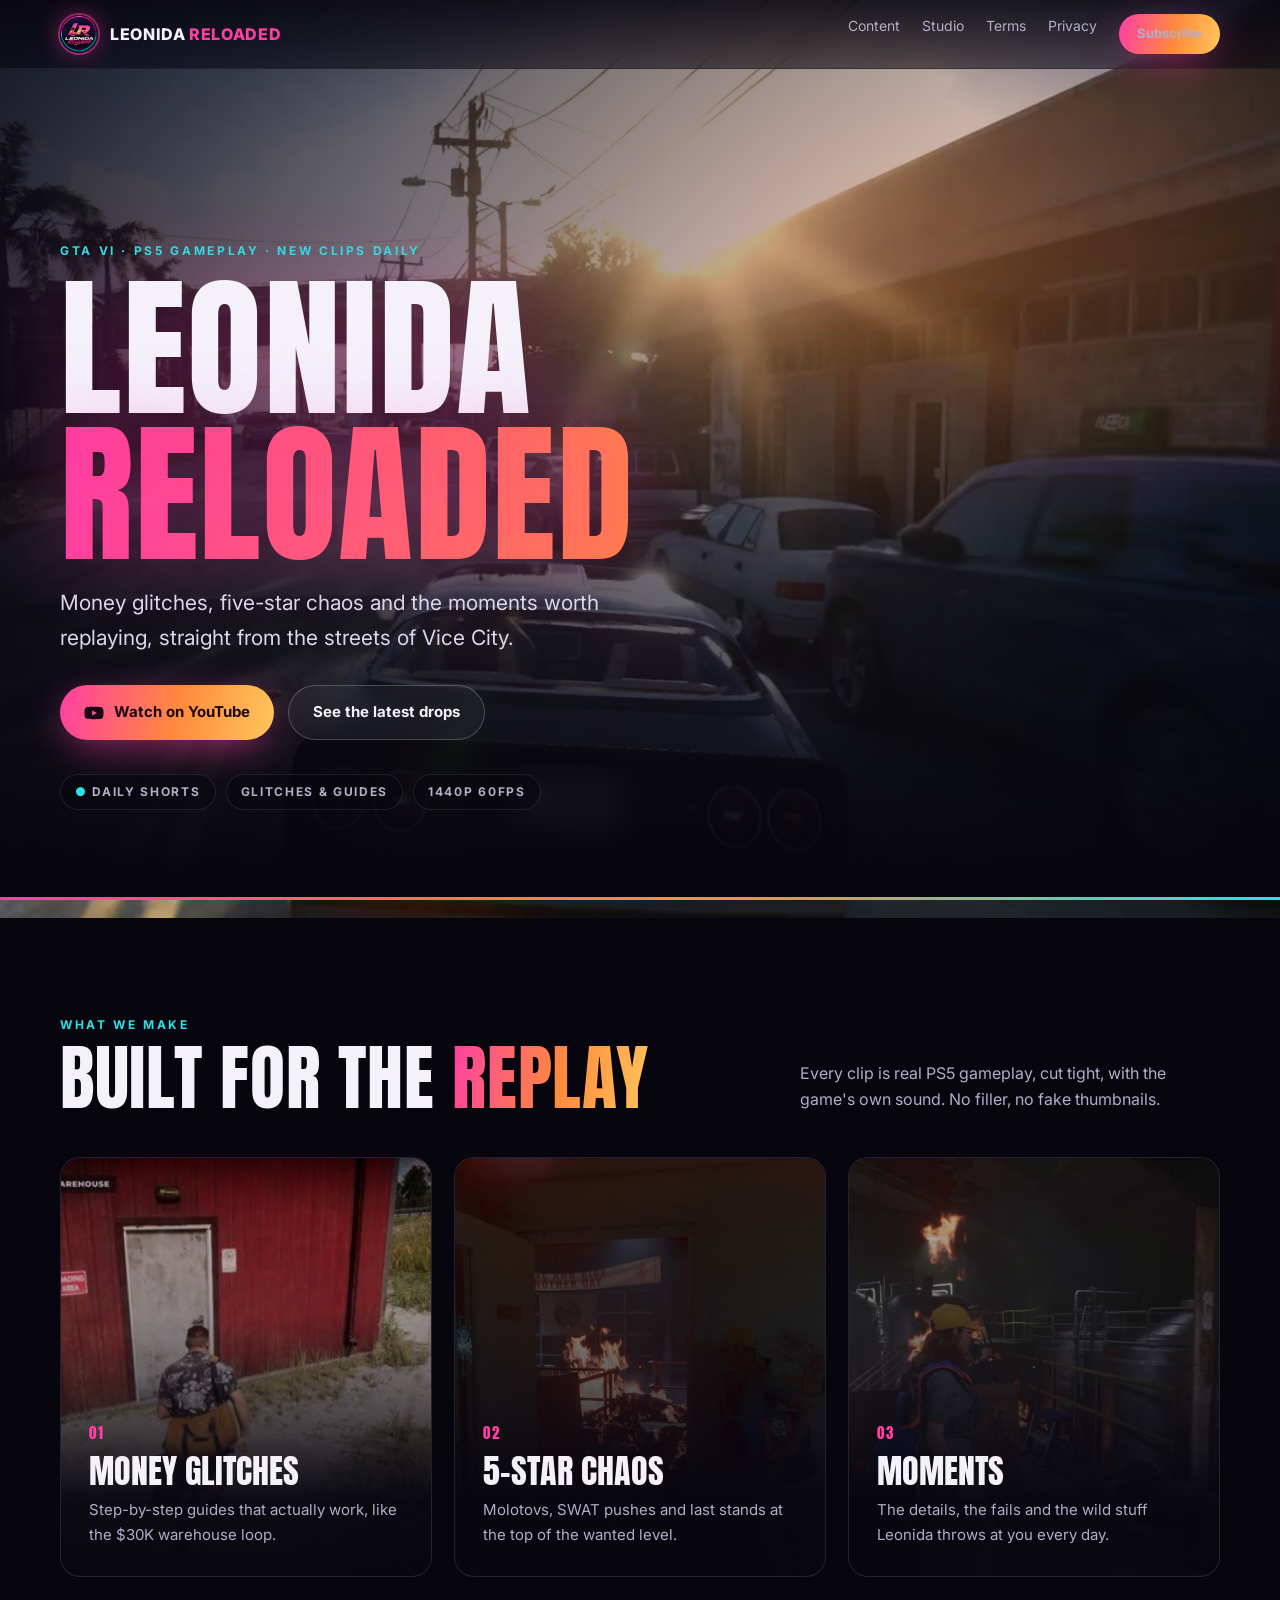
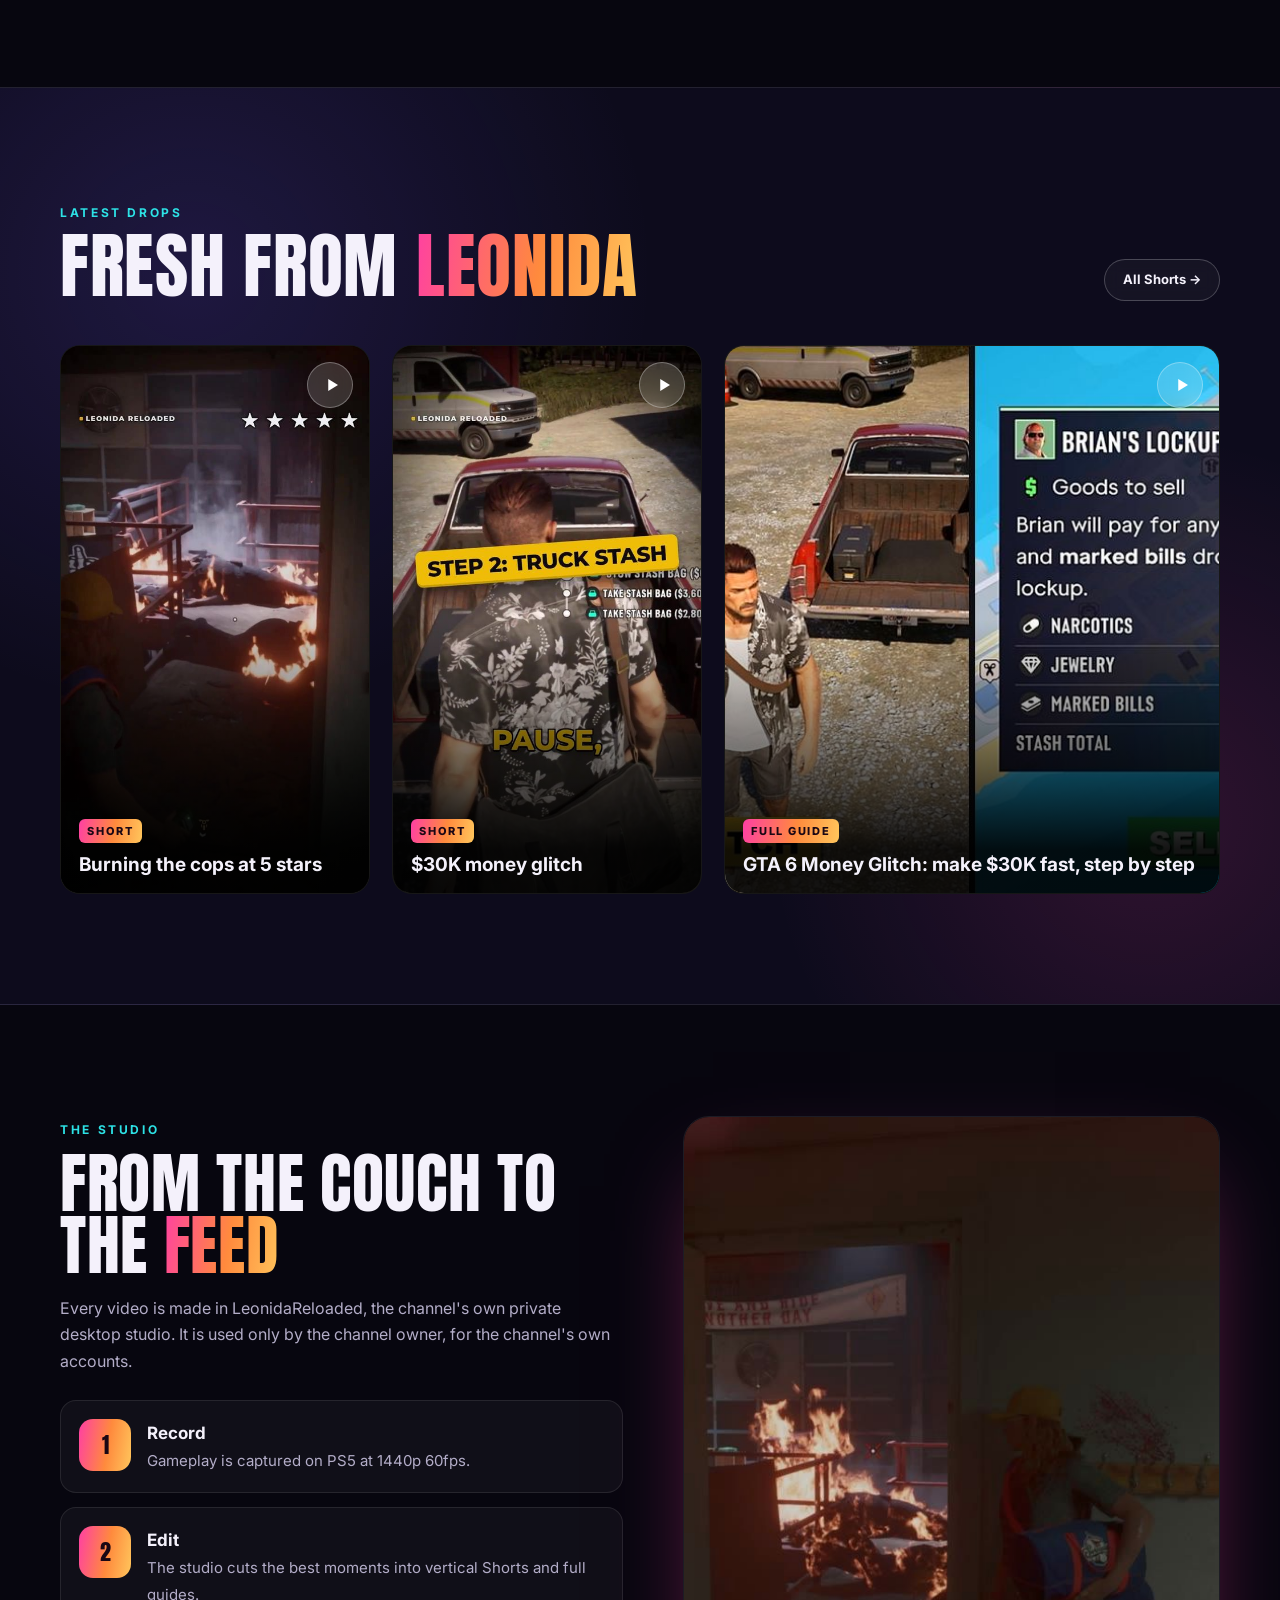
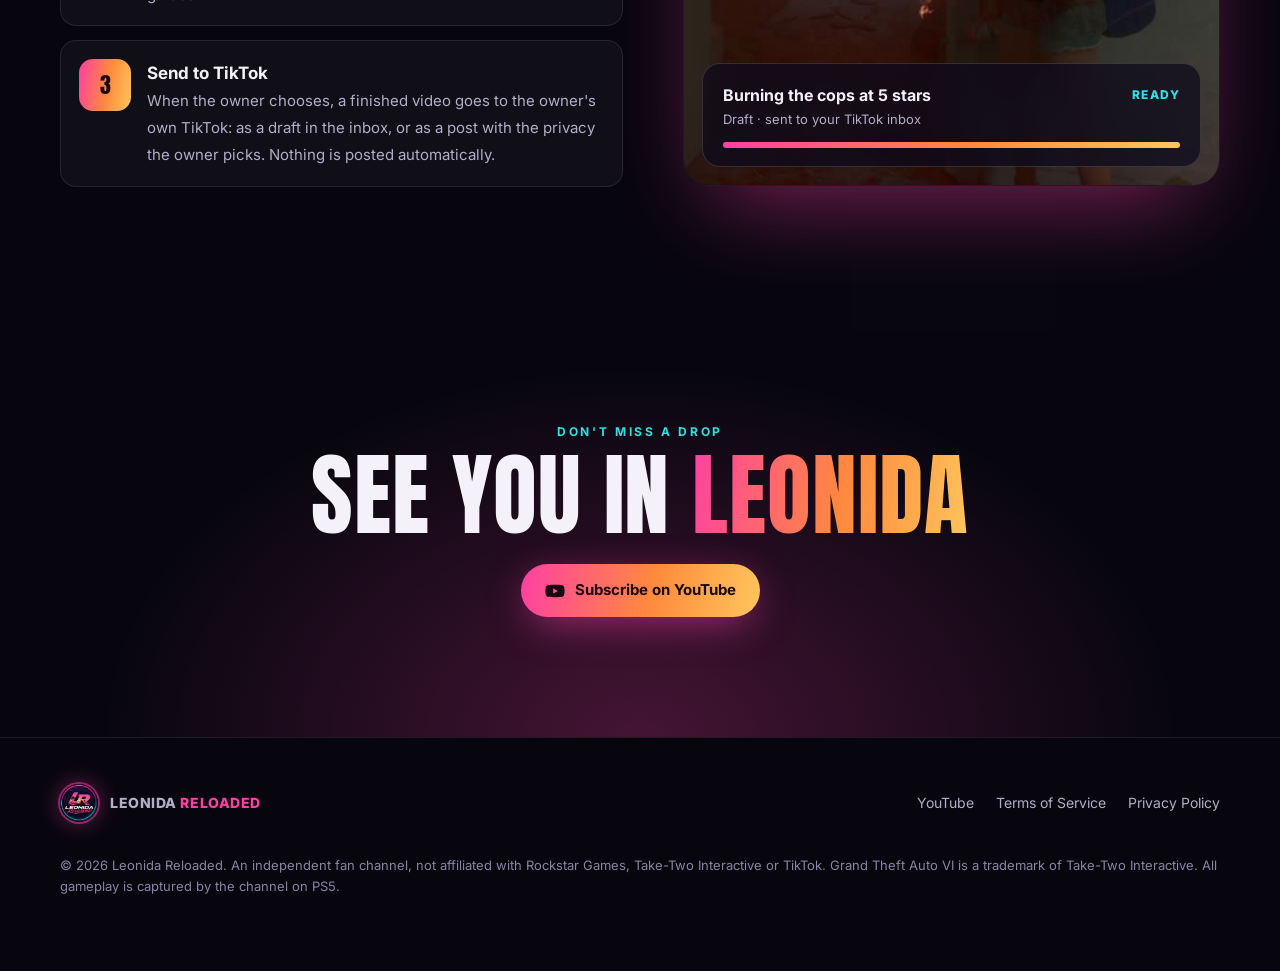
<file: index.html>
<!doctype html>
<html lang="en">
<head>
<meta charset="utf-8">
<meta name="viewport" content="width=device-width, initial-scale=1">
<title>Leonida Reloaded | GTA 6 Gameplay, Glitches & Moments</title>
<meta name="description" content="Daily GTA 6 Shorts and guides from Leonida: money glitches, 5-star chaos and the best moments, captured on PS5.">
<meta name="theme-color" content="#07060f">
<meta property="og:title" content="Leonida Reloaded | GTA 6 Gameplay, Glitches & Moments">
<meta property="og:description" content="Daily GTA 6 Shorts and guides from Leonida: money glitches, 5-star chaos and the best moments, captured on PS5.">
<meta property="og:image" content="https://bc160201983.github.io/leonida-reloaded/img/hero.jpg">
<link rel="icon" href="img/favicon.png">
<link rel="preconnect" href="https://fonts.googleapis.com">
<link rel="preconnect" href="https://fonts.gstatic.com" crossorigin>
<link href="https://fonts.googleapis.com/css2?family=Anton&family=Inter:wght@400;500;700;800&display=swap" rel="stylesheet">
<link rel="stylesheet" href="style.css">
</head>
<body>
<header class="nav"><div class="wrap">
<a class="brand" href="./"><img src="img/logo.jpg" alt=""><span>LEONIDA <b>RELOADED</b></span></a>
<nav class="nav-links" aria-label="Main">
<a href="./#content">Content</a><a href="./#studio">Studio</a><a href="terms.html">Terms</a><a href="privacy.html">Privacy</a>
<a class="btn btn-primary btn-sm" href="https://www.youtube.com/@leonidareloaded" target="_blank" rel="noopener">Subscribe</a>
</nav></div></header>

<main>
<section class="hero">
<div class="hero-bg" role="img" aria-label="A sports car driving into the sunset in Leonida"></div>
<div class="wrap">
<span class="eyebrow">GTA VI &middot; PS5 gameplay &middot; new clips daily</span>
<h1 class="display">Leonida<span class="line2 grad-text">Reloaded</span></h1>
<p class="lede">Money glitches, five-star chaos and the moments worth replaying, straight from the streets of Vice City.</p>
<div class="cta-row">
<a class="btn btn-primary" href="https://www.youtube.com/@leonidareloaded" target="_blank" rel="noopener"><svg viewBox="0 0 24 24" fill="currentColor" aria-hidden="true"><path d="M23 7.2a3 3 0 0 0-2.1-2.1C19 4.6 12 4.6 12 4.6s-7 0-8.9.5A3 3 0 0 0 1 7.2 31 31 0 0 0 .5 12a31 31 0 0 0 .5 4.8 3 3 0 0 0 2.1 2.1c1.9.5 8.9.5 8.9.5s7 0 8.9-.5a3 3 0 0 0 2.1-2.1 31 31 0 0 0 .5-4.8 31 31 0 0 0-.5-4.8zM9.8 15.1V8.9l5.7 3.1z"/></svg> Watch on YouTube</a>
<a class="btn btn-ghost" href="#content">See the latest drops</a>
</div>
<div class="chips"><span class="chip"><b>&#9679;</b> Daily Shorts</span><span class="chip">Glitches &amp; guides</span><span class="chip">1440p 60fps</span></div>
</div>
</section>

<section id="content">
<div class="wrap">
<div class="section-head reveal">
<div><span class="eyebrow">What we make</span><h2 class="display">Built for the <span class="grad-text">replay</span></h2></div>
<p>Every clip is real PS5 gameplay, cut tight, with the game's own sound. No filler, no fake thumbnails.</p>
</div>
<div class="features">
<article class="feature reveal"><img src="img/mg_60-c.jpg" alt="Jason walking to the Apollo Aggregates warehouse" loading="lazy"><div class="body"><span class="num">01</span><h3>Money glitches</h3><p>Step-by-step guides that actually work, like the $30K warehouse loop.</p></div></article>
<article class="feature reveal"><img src="img/fire-c.jpg" alt="A doorway on fire during a police shootout" loading="lazy"><div class="body"><span class="num">02</span><h3>5-star chaos</h3><p>Molotovs, SWAT pushes and last stands at the top of the wanted level.</p></div></article>
<article class="feature reveal"><img src="img/molotov-c.jpg" alt="Lucia in a burning meth lab" loading="lazy"><div class="body"><span class="num">03</span><h3>Moments</h3><p>The details, the fails and the wild stuff Leonida throws at you every day.</p></div></article>
</div>
</div>
</section>

<section class="drops-bg">
<div class="wrap">
<div class="section-head reveal">
<div><span class="eyebrow">Latest drops</span><h2 class="display">Fresh from <span class="grad-text">Leonida</span></h2></div>
<a class="btn btn-ghost btn-sm" href="https://www.youtube.com/@leonidareloaded/shorts" target="_blank" rel="noopener">All Shorts &rarr;</a>
</div>
<div class="drops">
<a class="drop reveal" href="https://www.youtube.com/shorts/TIt74n4oObI" target="_blank" rel="noopener"><img src="img/v_TIt74n4oObI.jpg" alt="" loading="lazy"><span class="play"><svg viewBox="0 0 24 24" fill="#fff" aria-hidden="true"><path d="M7 4v16l13-8z"/></svg></span><div class="meta"><span class="tag">Short</span><h3>Burning the cops at 5 stars</h3></div></a>
<a class="drop reveal" href="https://www.youtube.com/shorts/HMbSuu6ueX8" target="_blank" rel="noopener"><img src="img/v_HMbSuu6ueX8.jpg" alt="" loading="lazy"><span class="play"><svg viewBox="0 0 24 24" fill="#fff" aria-hidden="true"><path d="M7 4v16l13-8z"/></svg></span><div class="meta"><span class="tag">Short</span><h3>$30K money glitch</h3></div></a>
<a class="drop wide reveal" href="https://youtu.be/7xszYK33Q-o" target="_blank" rel="noopener"><img src="img/v_7xszYK33Q-o.jpg" alt="" loading="lazy"><span class="play"><svg viewBox="0 0 24 24" fill="#fff" aria-hidden="true"><path d="M7 4v16l13-8z"/></svg></span><div class="meta"><span class="tag">Full guide</span><h3>GTA 6 Money Glitch: make $30K fast, step by step</h3></div></a>
</div>
</div>
</section>

<section id="studio">
<div class="wrap studio">
<div class="reveal">
<span class="eyebrow">The studio</span>
<h2 class="display">From the couch to the <span class="grad-text">feed</span></h2>
<p>Every video is made in LeonidaReloaded, the channel's own private desktop studio. It is used only by the channel owner, for the channel's own accounts.</p>
<ol class="steps">
<li><span class="n">1</span><div><strong>Record</strong><span>Gameplay is captured on PS5 at 1440p 60fps.</span></div></li>
<li><span class="n">2</span><div><strong>Edit</strong><span>The studio cuts the best moments into vertical Shorts and full guides.</span></div></li>
<li><span class="n">3</span><div><strong>Send to TikTok</strong><span>When the owner chooses, a finished video goes to the owner's own TikTok: as a draft in the inbox, or as a post with the privacy the owner picks. Nothing is posted automatically.</span></div></li>
</ol>
</div>
<div class="studio-visual reveal">
<img src="img/fire-c.jpg" alt="" loading="lazy" style="object-position:62% center">
<div class="glass"><div class="row"><strong>Burning the cops at 5 stars</strong><span class="ok">Ready</span></div><div class="small">Draft &middot; sent to your TikTok inbox</div><div class="bar"><i></i></div></div>
</div>
</div>
</section>

<section class="cta-band">
<div class="wrap reveal">
<span class="eyebrow">Don't miss a drop</span>
<h2 class="display">See you in <span class="grad-text">Leonida</span></h2>
<a class="btn btn-primary" href="https://www.youtube.com/@leonidareloaded?sub_confirmation=1" target="_blank" rel="noopener"><svg viewBox="0 0 24 24" fill="currentColor" aria-hidden="true"><path d="M23 7.2a3 3 0 0 0-2.1-2.1C19 4.6 12 4.6 12 4.6s-7 0-8.9.5A3 3 0 0 0 1 7.2 31 31 0 0 0 .5 12a31 31 0 0 0 .5 4.8 3 3 0 0 0 2.1 2.1c1.9.5 8.9.5 8.9.5s7 0 8.9-.5a3 3 0 0 0 2.1-2.1 31 31 0 0 0 .5-4.8 31 31 0 0 0-.5-4.8zM9.8 15.1V8.9l5.7 3.1z"/></svg> Subscribe on YouTube</a>
</div>
</section>
</main>
<footer><div class="wrap">
<a class="brand" href="./"><img src="img/logo.jpg" alt=""><span>LEONIDA <b>RELOADED</b></span></a>
<nav aria-label="Footer"><a href="https://www.youtube.com/@leonidareloaded" target="_blank" rel="noopener">YouTube</a><a href="terms.html">Terms of Service</a><a href="privacy.html">Privacy Policy</a></nav>
<p class="legal">&copy; 2026 Leonida Reloaded. An independent fan channel, not affiliated with Rockstar Games, Take-Two Interactive or TikTok. Grand Theft Auto VI is a trademark of Take-Two Interactive. All gameplay is captured by the channel on PS5.</p>
</div></footer>
<script>
const io = new IntersectionObserver(es => es.forEach(e => { if (e.isIntersecting) { e.target.classList.add('in'); io.unobserve(e.target); } }), {threshold: .12});
document.querySelectorAll('.reveal').forEach(el => io.observe(el));
</script>
</body>
</html>
</file>
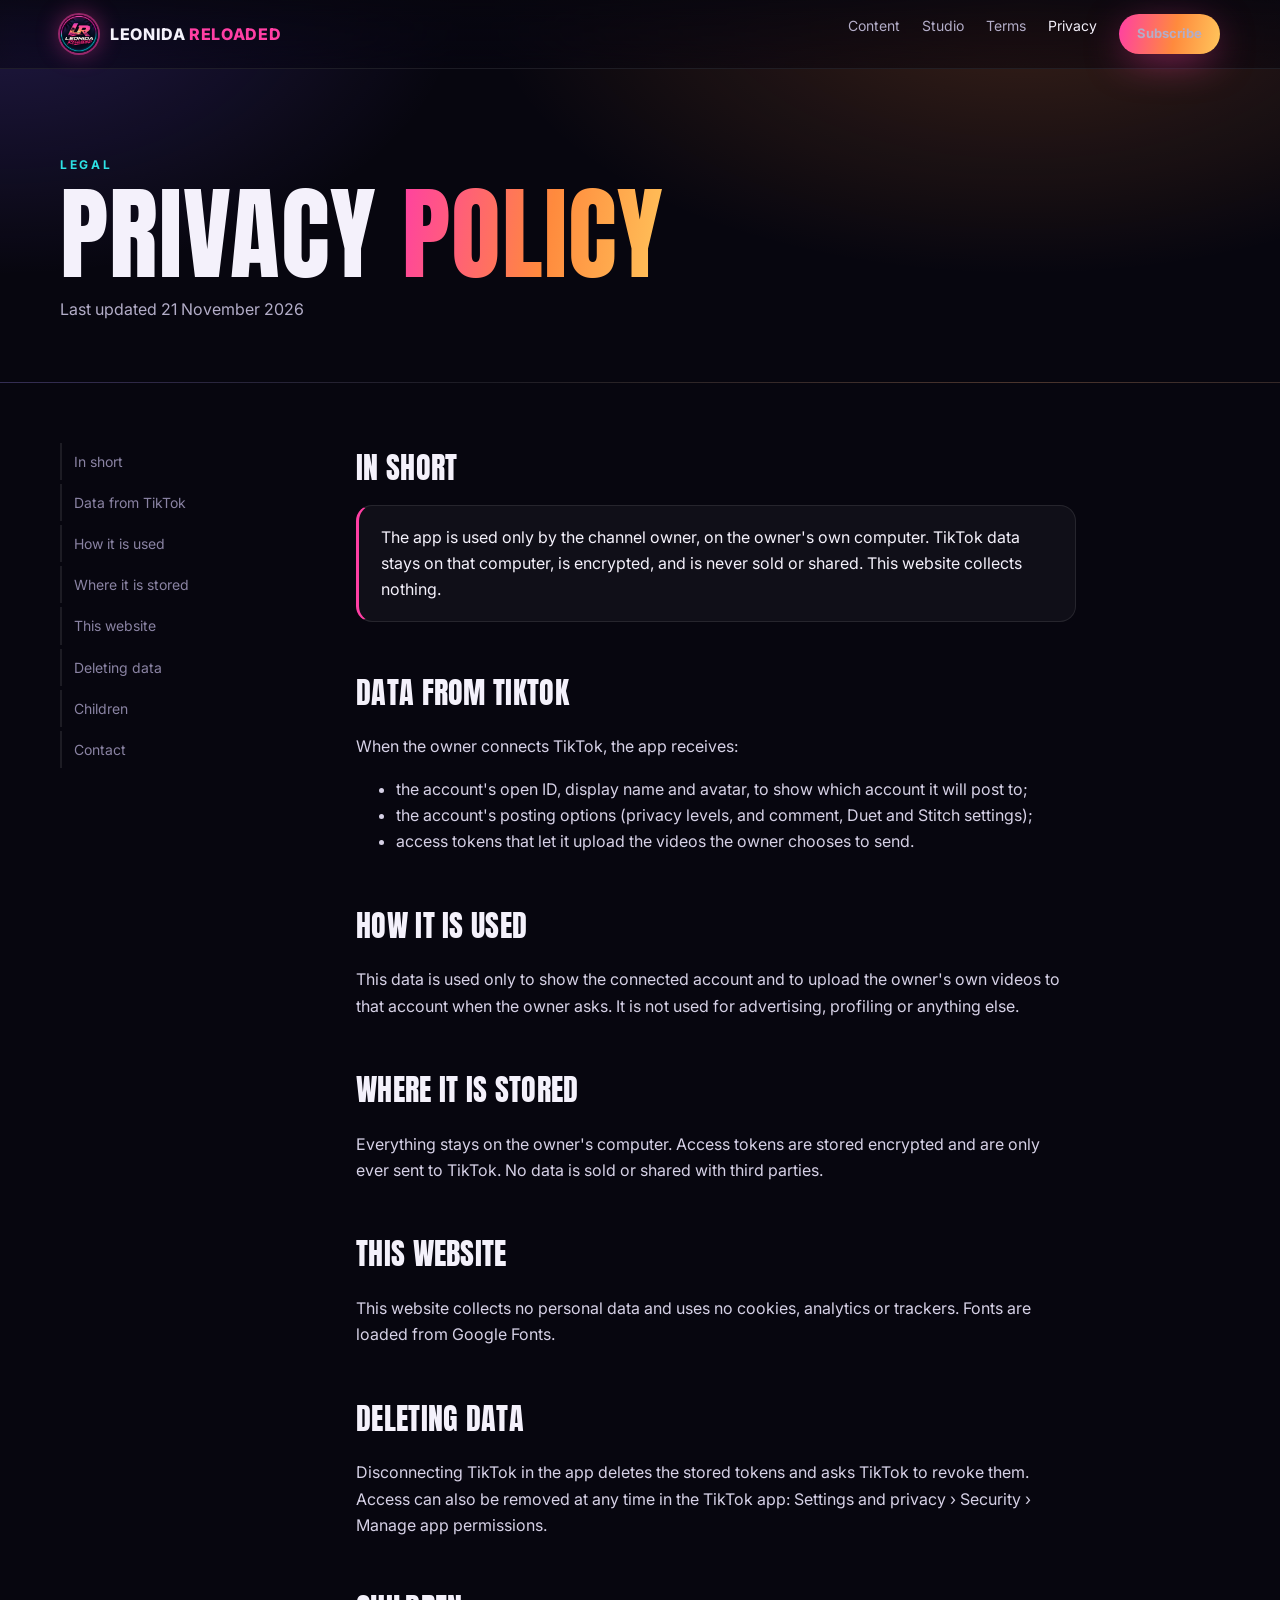
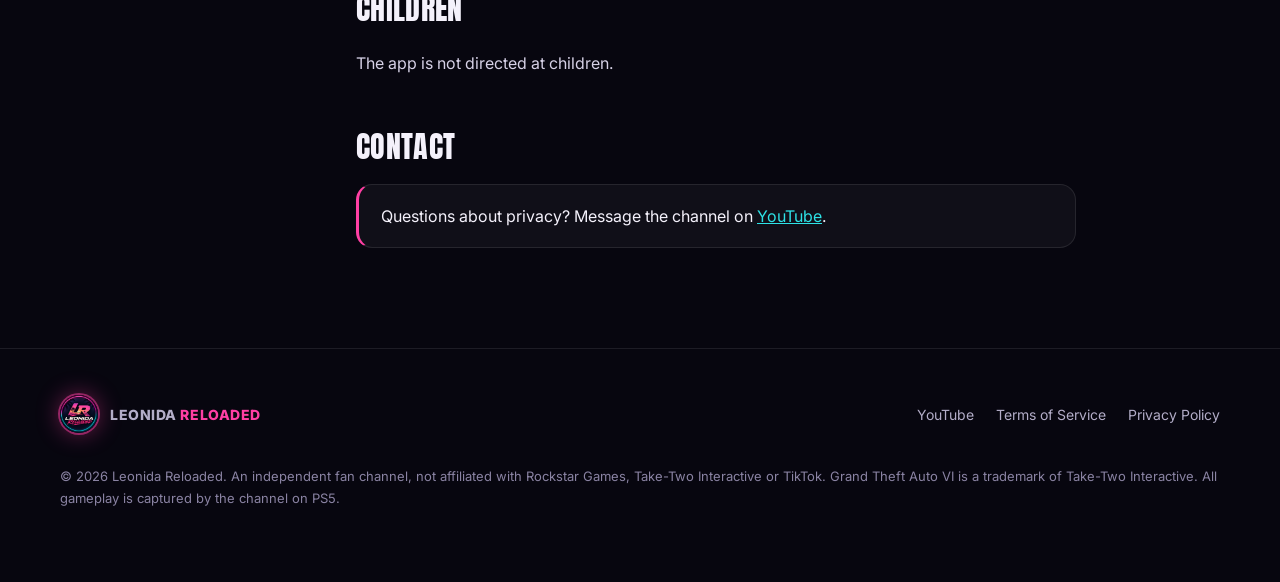
<file: privacy.html>
<!doctype html>
<html lang="en">
<head>
<meta charset="utf-8">
<meta name="viewport" content="width=device-width, initial-scale=1">
<title>Privacy Policy | Leonida Reloaded</title>
<meta name="description" content="Privacy Policy for the LeonidaReloaded desktop studio and this website.">
<meta name="theme-color" content="#07060f">
<meta property="og:title" content="Privacy Policy | Leonida Reloaded">
<meta property="og:description" content="Privacy Policy for the LeonidaReloaded desktop studio and this website.">
<meta property="og:image" content="https://bc160201983.github.io/leonida-reloaded/img/hero.jpg">
<link rel="icon" href="img/favicon.png">
<link rel="preconnect" href="https://fonts.googleapis.com">
<link rel="preconnect" href="https://fonts.gstatic.com" crossorigin>
<link href="https://fonts.googleapis.com/css2?family=Anton&family=Inter:wght@400;500;700;800&display=swap" rel="stylesheet">
<link rel="stylesheet" href="style.css">
</head>
<body>
<header class="nav"><div class="wrap">
<a class="brand" href="./"><img src="img/logo.jpg" alt=""><span>LEONIDA <b>RELOADED</b></span></a>
<nav class="nav-links" aria-label="Main">
<a href="./#content">Content</a><a href="./#studio">Studio</a><a href="terms.html">Terms</a><a href="privacy.html" aria-current="page">Privacy</a>
<a class="btn btn-primary btn-sm" href="https://www.youtube.com/@leonidareloaded" target="_blank" rel="noopener">Subscribe</a>
</nav></div></header>

<main>
<div class="doc-hero"><div class="wrap"><span class="eyebrow">Legal</span><h1 class="display">Privacy <span class="grad-text">Policy</span></h1><p>Last updated 21 November 2026</p></div></div>
<div class="wrap doc"><nav class="toc" aria-label="On this page"><a href="#summary">In short</a><a href="#data">Data from TikTok</a><a href="#use">How it is used</a><a href="#storage">Where it is stored</a><a href="#website">This website</a><a href="#delete">Deleting data</a><a href="#children">Children</a><a href="#contact">Contact</a></nav><article class="doc-body"><h2 id="summary">In short</h2><div class="note">The app is used only by the channel owner, on the owner's own computer. TikTok data stays on that computer, is encrypted, and is never sold or shared. This website collects nothing.</div><h2 id="data">Data from TikTok</h2><p>When the owner connects TikTok, the app receives:</p><ul><li>the account's open ID, display name and avatar, to show which account it will post to;</li><li>the account's posting options (privacy levels, and comment, Duet and Stitch settings);</li><li>access tokens that let it upload the videos the owner chooses to send.</li></ul><h2 id="use">How it is used</h2><p>This data is used only to show the connected account and to upload the owner's own videos to that account when the owner asks. It is not used for advertising, profiling or anything else.</p><h2 id="storage">Where it is stored</h2><p>Everything stays on the owner's computer. Access tokens are stored encrypted and are only ever sent to TikTok. No data is sold or shared with third parties.</p><h2 id="website">This website</h2><p>This website collects no personal data and uses no cookies, analytics or trackers. Fonts are loaded from Google Fonts.</p><h2 id="delete">Deleting data</h2><p>Disconnecting TikTok in the app deletes the stored tokens and asks TikTok to revoke them. Access can also be removed at any time in the TikTok app: Settings and privacy &rsaquo; Security &rsaquo; Manage app permissions.</p><h2 id="children">Children</h2><p>The app is not directed at children.</p><h2 id="contact">Contact</h2><div class="note">Questions about privacy? Message the channel on <a href="https://www.youtube.com/@leonidareloaded" target="_blank" rel="noopener">YouTube</a>.</div></article></div>
</main>
<footer><div class="wrap">
<a class="brand" href="./"><img src="img/logo.jpg" alt=""><span>LEONIDA <b>RELOADED</b></span></a>
<nav aria-label="Footer"><a href="https://www.youtube.com/@leonidareloaded" target="_blank" rel="noopener">YouTube</a><a href="terms.html">Terms of Service</a><a href="privacy.html">Privacy Policy</a></nav>
<p class="legal">&copy; 2026 Leonida Reloaded. An independent fan channel, not affiliated with Rockstar Games, Take-Two Interactive or TikTok. Grand Theft Auto VI is a trademark of Take-Two Interactive. All gameplay is captured by the channel on PS5.</p>
</div></footer>
<script>
const io = new IntersectionObserver(es => es.forEach(e => { if (e.isIntersecting) { e.target.classList.add('in'); io.unobserve(e.target); } }), {threshold: .12});
document.querySelectorAll('.reveal').forEach(el => io.observe(el));
</script>
</body>
</html>
</file>
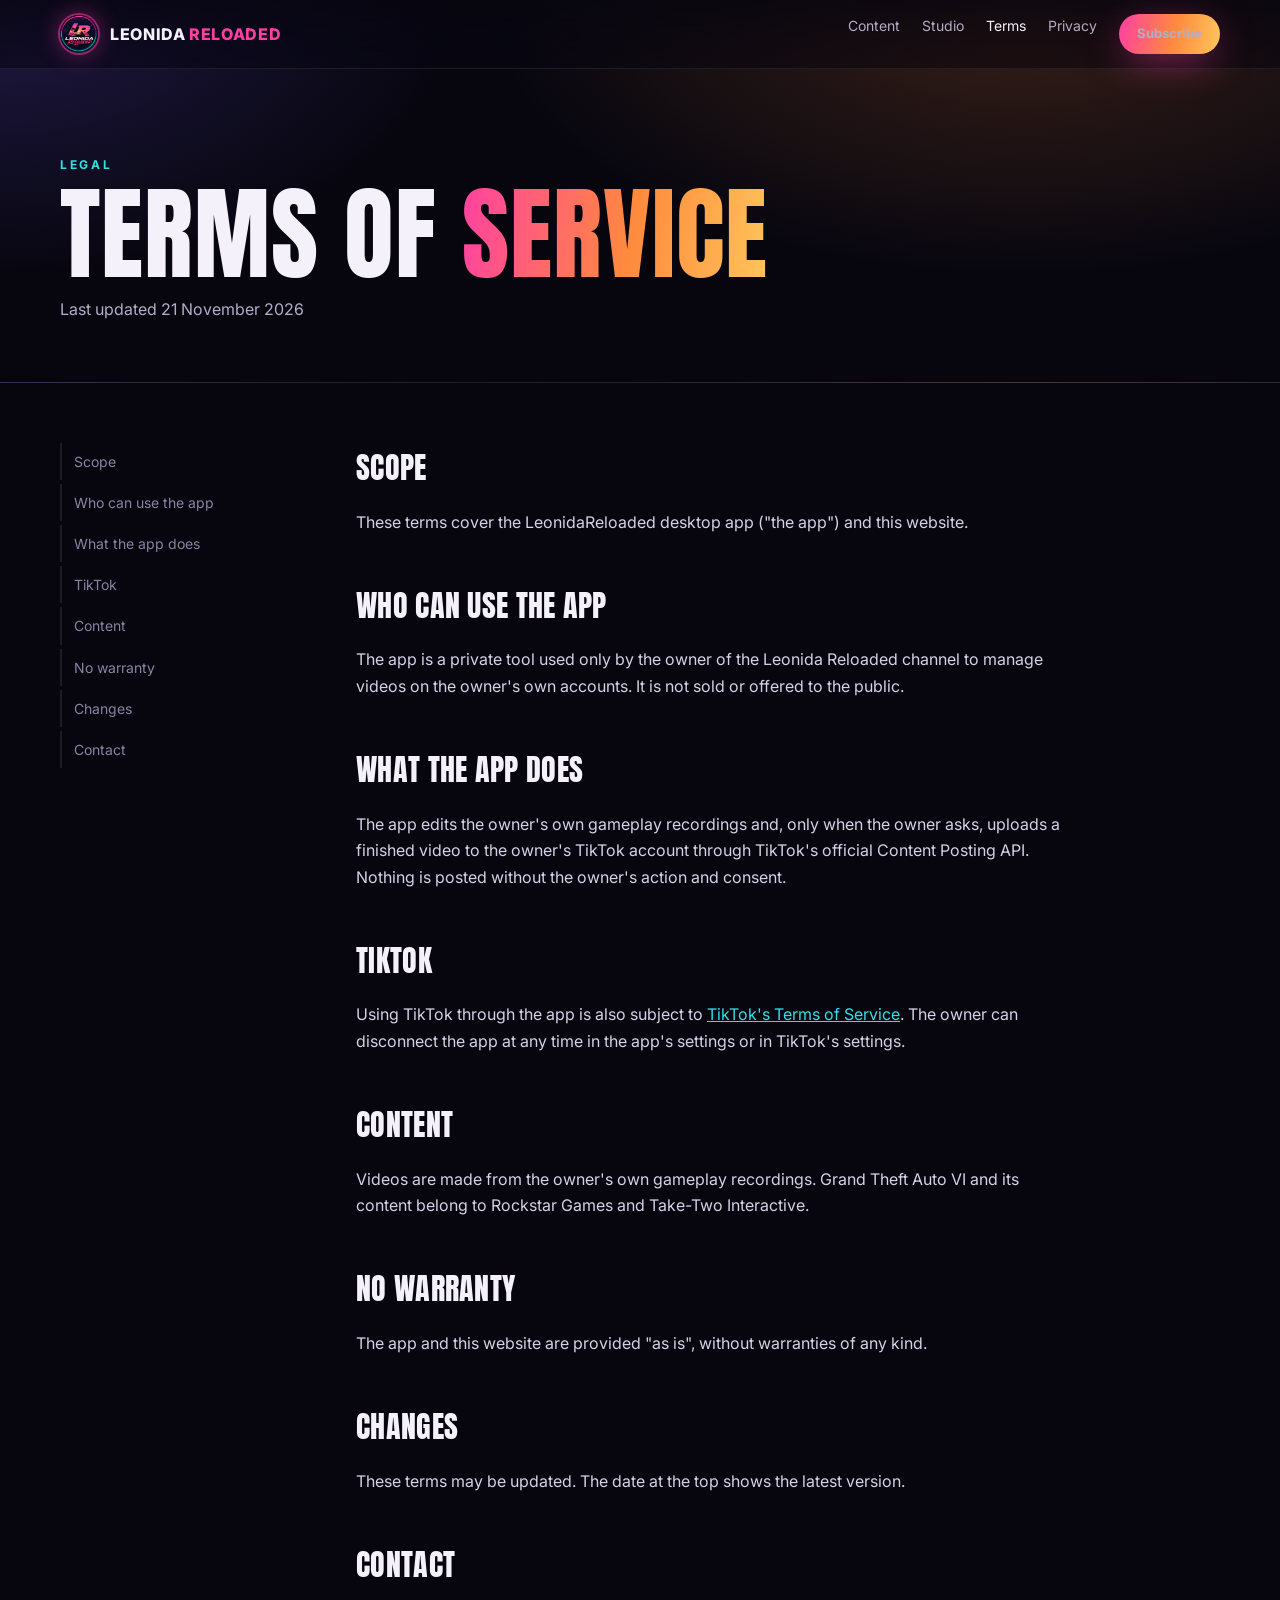
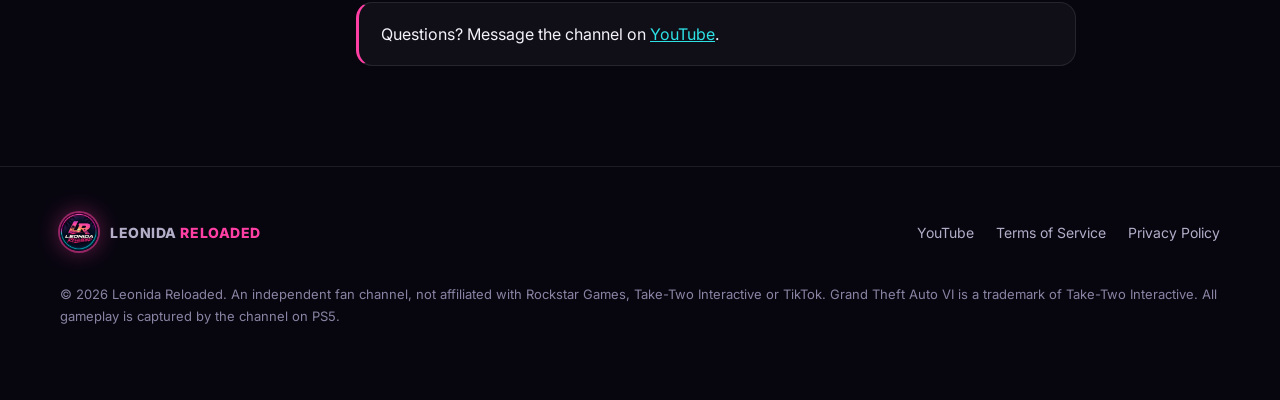
<file: terms.html>
<!doctype html>
<html lang="en">
<head>
<meta charset="utf-8">
<meta name="viewport" content="width=device-width, initial-scale=1">
<title>Terms of Service | Leonida Reloaded</title>
<meta name="description" content="Terms of Service for the LeonidaReloaded desktop studio and this website.">
<meta name="theme-color" content="#07060f">
<meta property="og:title" content="Terms of Service | Leonida Reloaded">
<meta property="og:description" content="Terms of Service for the LeonidaReloaded desktop studio and this website.">
<meta property="og:image" content="https://bc160201983.github.io/leonida-reloaded/img/hero.jpg">
<link rel="icon" href="img/favicon.png">
<link rel="preconnect" href="https://fonts.googleapis.com">
<link rel="preconnect" href="https://fonts.gstatic.com" crossorigin>
<link href="https://fonts.googleapis.com/css2?family=Anton&family=Inter:wght@400;500;700;800&display=swap" rel="stylesheet">
<link rel="stylesheet" href="style.css">
</head>
<body>
<header class="nav"><div class="wrap">
<a class="brand" href="./"><img src="img/logo.jpg" alt=""><span>LEONIDA <b>RELOADED</b></span></a>
<nav class="nav-links" aria-label="Main">
<a href="./#content">Content</a><a href="./#studio">Studio</a><a href="terms.html" aria-current="page">Terms</a><a href="privacy.html">Privacy</a>
<a class="btn btn-primary btn-sm" href="https://www.youtube.com/@leonidareloaded" target="_blank" rel="noopener">Subscribe</a>
</nav></div></header>

<main>
<div class="doc-hero"><div class="wrap"><span class="eyebrow">Legal</span><h1 class="display">Terms of <span class="grad-text">Service</span></h1><p>Last updated 21 November 2026</p></div></div>
<div class="wrap doc"><nav class="toc" aria-label="On this page"><a href="#scope">Scope</a><a href="#who">Who can use the app</a><a href="#what">What the app does</a><a href="#tiktok">TikTok</a><a href="#content">Content</a><a href="#warranty">No warranty</a><a href="#changes">Changes</a><a href="#contact">Contact</a></nav><article class="doc-body"><h2 id="scope">Scope</h2><p>These terms cover the LeonidaReloaded desktop app ("the app") and this website.</p><h2 id="who">Who can use the app</h2><p>The app is a private tool used only by the owner of the Leonida Reloaded channel to manage videos on the owner's own accounts. It is not sold or offered to the public.</p><h2 id="what">What the app does</h2><p>The app edits the owner's own gameplay recordings and, only when the owner asks, uploads a finished video to the owner's TikTok account through TikTok's official Content Posting API. Nothing is posted without the owner's action and consent.</p><h2 id="tiktok">TikTok</h2><p>Using TikTok through the app is also subject to <a href="https://www.tiktok.com/legal/terms-of-service" target="_blank" rel="noopener">TikTok's Terms of Service</a>. The owner can disconnect the app at any time in the app's settings or in TikTok's settings.</p><h2 id="content">Content</h2><p>Videos are made from the owner's own gameplay recordings. Grand Theft Auto VI and its content belong to Rockstar Games and Take-Two Interactive.</p><h2 id="warranty">No warranty</h2><p>The app and this website are provided "as is", without warranties of any kind.</p><h2 id="changes">Changes</h2><p>These terms may be updated. The date at the top shows the latest version.</p><h2 id="contact">Contact</h2><div class="note">Questions? Message the channel on <a href="https://www.youtube.com/@leonidareloaded" target="_blank" rel="noopener">YouTube</a>.</div></article></div>
</main>
<footer><div class="wrap">
<a class="brand" href="./"><img src="img/logo.jpg" alt=""><span>LEONIDA <b>RELOADED</b></span></a>
<nav aria-label="Footer"><a href="https://www.youtube.com/@leonidareloaded" target="_blank" rel="noopener">YouTube</a><a href="terms.html">Terms of Service</a><a href="privacy.html">Privacy Policy</a></nav>
<p class="legal">&copy; 2026 Leonida Reloaded. An independent fan channel, not affiliated with Rockstar Games, Take-Two Interactive or TikTok. Grand Theft Auto VI is a trademark of Take-Two Interactive. All gameplay is captured by the channel on PS5.</p>
</div></footer>
<script>
const io = new IntersectionObserver(es => es.forEach(e => { if (e.isIntersecting) { e.target.classList.add('in'); io.unobserve(e.target); } }), {threshold: .12});
document.querySelectorAll('.reveal').forEach(el => io.observe(el));
</script>
</body>
</html>
</file>
<file: style.css>
/* Leonida Reloaded: Vice City night palette */
:root {
	--night: #07060f;
	--night-2: #0d0b1c;
	--panel: rgba(255, 255, 255, 0.04);
	--panel-line: rgba(255, 255, 255, 0.09);
	--text: #f4f1fb;
	--muted: #b3adc8;
	--faint: #8a83a3;
	--pink: #ff3fa4;
	--orange: #ff8a3d;
	--sun: #ffc65c;
	--teal: #2de2e6;
	--violet: #7b5cff;
	--grad: linear-gradient(100deg, var(--pink) 0%, var(--orange) 55%, var(--sun) 100%);
	--radius: 20px;
	--max: 1160px;
}

* { box-sizing: border-box; }
html { scroll-behavior: smooth; }
body {
	margin: 0;
	background: var(--night);
	color: var(--text);
	font: 16px/1.65 'Inter', system-ui, 'Segoe UI', Arial, sans-serif;
	-webkit-font-smoothing: antialiased;
	overflow-x: hidden;
}
img { max-width: 100%; display: block; }
a { color: inherit; }
:focus-visible { outline: 2px solid var(--teal); outline-offset: 3px; border-radius: 6px; }

.wrap { width: min(var(--max), 100% - 40px); margin-inline: auto; }
.display { font-family: 'Anton', Impact, sans-serif; font-weight: 400; letter-spacing: 0.01em; text-transform: uppercase; line-height: 0.95; }
.grad-text { background: var(--grad); -webkit-background-clip: text; background-clip: text; color: transparent; }
.eyebrow { font-size: 12px; font-weight: 700; letter-spacing: 0.22em; text-transform: uppercase; color: var(--teal); }

/* Nav */
.nav {
	position: fixed; inset: 0 0 auto 0; z-index: 20;
	backdrop-filter: blur(14px) saturate(140%);
	background: linear-gradient(to bottom, rgba(7, 6, 15, 0.85), rgba(7, 6, 15, 0.55));
	border-bottom: 1px solid var(--panel-line);
}
.nav .wrap { display: flex; align-items: center; gap: 24px; height: 68px; }
.brand { display: flex; align-items: center; gap: 12px; text-decoration: none; font-weight: 800; letter-spacing: 0.04em; }
.brand img { width: 38px; height: 38px; border-radius: 50%; box-shadow: 0 0 0 2px rgba(255, 63, 164, 0.5), 0 0 24px rgba(255, 63, 164, 0.45); }
.brand span b { color: var(--pink); font-weight: 800; }
.nav-links { display: flex; gap: 22px; margin-left: auto; font-size: 14px; }
.nav-links a { text-decoration: none; color: var(--muted); transition: color 0.2s; }
.nav-links a:hover, .nav-links a[aria-current] { color: var(--text); }

/* Buttons */
.btn {
	display: inline-flex; align-items: center; gap: 10px; padding: 14px 24px; border-radius: 999px;
	font-weight: 700; font-size: 15px; text-decoration: none; transition: transform 0.2s, box-shadow 0.2s, background 0.2s;
}
.btn svg { width: 20px; height: 20px; flex: none; }
.btn-primary { background: var(--grad); color: #1b0714; box-shadow: 0 10px 40px -8px rgba(255, 63, 164, 0.65); }
.btn-primary:hover { transform: translateY(-2px); box-shadow: 0 16px 50px -8px rgba(255, 100, 120, 0.8); }
.btn-ghost { border: 1px solid rgba(255, 255, 255, 0.22); background: rgba(255, 255, 255, 0.04); backdrop-filter: blur(8px); }
.btn-ghost:hover { background: rgba(255, 255, 255, 0.1); transform: translateY(-2px); }
.btn-sm { padding: 9px 18px; font-size: 13px; }

/* Hero */
.hero { position: relative; min-height: 100svh; display: grid; align-items: end; padding: 140px 0 90px; isolation: isolate; }
.hero-bg { position: absolute; inset: 0; z-index: -2; background: url('img/hero.jpg') center 40% / cover no-repeat; transform: scale(1.04); animation: drift 24s ease-in-out infinite alternate; }
.hero::before {
	content: ''; position: absolute; inset: 0; z-index: -1;
	background:
		radial-gradient(80% 60% at 75% 25%, rgba(255, 138, 61, 0.28), transparent 60%),
		linear-gradient(to top, var(--night) 2%, rgba(7, 6, 15, 0.5) 32%, rgba(40, 10, 60, 0.12) 68%, rgba(7, 6, 15, 0.4) 100%),
		linear-gradient(90deg, rgba(7, 6, 15, 0.82) 0%, rgba(7, 6, 15, 0.35) 45%, rgba(7, 6, 15, 0) 75%);
}
.hero::after {
	content: ''; position: absolute; left: 0; right: 0; bottom: 0; height: 3px; z-index: 1;
	background: linear-gradient(90deg, var(--pink), var(--orange), var(--teal));
}
@keyframes drift { from { transform: scale(1.04) translateX(0); } to { transform: scale(1.1) translateX(-1.5%); } }
.hero h1 { font-size: clamp(64px, 12vw, 168px); margin: 14px 0 18px; text-shadow: 0 0 80px rgba(255, 63, 164, 0.35); }
.hero h1 .line2 { display: block; }
.hero p.lede { font-size: clamp(17px, 2vw, 21px); color: #dcd6ec; max-width: 560px; margin: 0 0 30px; }
.cta-row { display: flex; flex-wrap: wrap; gap: 14px; }
.chips { display: flex; flex-wrap: wrap; gap: 10px; margin-top: 34px; }
.chip { font-size: 12px; font-weight: 700; letter-spacing: 0.14em; text-transform: uppercase; padding: 7px 14px; border-radius: 999px; border: 1px solid var(--panel-line); background: rgba(7, 6, 15, 0.5); color: var(--muted); }
.chip b { color: var(--teal); }

/* Sections */
section { padding: 110px 0; position: relative; }
.section-head { display: flex; align-items: end; justify-content: space-between; gap: 24px; margin-bottom: 44px; flex-wrap: wrap; }
.section-head h2 { font-size: clamp(40px, 6vw, 72px); margin: 8px 0 0; }
.section-head p { color: var(--muted); max-width: 420px; margin: 0; }

/* Feature cards */
.features { display: grid; grid-template-columns: repeat(3, 1fr); gap: 22px; }
.feature {
	position: relative; border-radius: var(--radius); overflow: hidden; min-height: 420px; display: flex; align-items: end;
	border: 1px solid var(--panel-line); background: var(--night-2); isolation: isolate;
	transition: transform 0.35s cubic-bezier(.2, .7, .2, 1), box-shadow 0.35s;
}
.feature img { position: absolute; inset: 0; width: 100%; height: 100%; object-fit: cover; z-index: -2; transition: transform 0.6s cubic-bezier(.2, .7, .2, 1); }
.feature::before { content: ''; position: absolute; inset: 0; z-index: -1; background: linear-gradient(to top, rgba(7, 6, 15, 0.97) 18%, rgba(7, 6, 15, 0.35) 62%, rgba(7, 6, 15, 0.05)); }
.feature:hover { transform: translateY(-6px); box-shadow: 0 30px 60px -20px rgba(255, 63, 164, 0.45); }
.feature:hover img { transform: scale(1.06); }
.feature .body { padding: 28px; }
.feature .num { font-family: 'Anton', sans-serif; font-size: 15px; color: var(--pink); letter-spacing: 0.1em; }
.feature h3 { font-family: 'Anton', sans-serif; font-weight: 400; text-transform: uppercase; font-size: 34px; line-height: 1; margin: 8px 0 10px; }
.feature p { margin: 0; color: var(--muted); font-size: 15px; }

/* Latest drops */
.drops-bg { background: radial-gradient(60% 80% at 15% 20%, rgba(123, 92, 255, 0.16), transparent 60%), radial-gradient(50% 70% at 90% 80%, rgba(255, 63, 164, 0.14), transparent 60%), var(--night-2); border-block: 1px solid var(--panel-line); }
.drops { display: grid; grid-template-columns: 1fr 1fr 1.6fr; gap: 22px; align-items: stretch; }
.drop { position: relative; display: block; text-decoration: none; border-radius: var(--radius); overflow: hidden; border: 1px solid var(--panel-line); background: #000; transition: transform 0.35s cubic-bezier(.2, .7, .2, 1), box-shadow 0.35s; }
.drop img { width: 100%; height: 100%; object-fit: cover; aspect-ratio: 9 / 16; }
.drop.wide img { aspect-ratio: auto; }
.drop::after { content: ''; position: absolute; inset: 0; background: linear-gradient(to top, rgba(0, 0, 0, 0.92) 8%, transparent 50%); }
.drop .meta { position: absolute; left: 18px; right: 18px; bottom: 16px; z-index: 1; }
.drop .tag { display: inline-block; font-size: 11px; font-weight: 800; letter-spacing: 0.16em; text-transform: uppercase; color: #1b0714; background: var(--grad); border-radius: 6px; padding: 3px 8px; }
.drop h3 { font-size: 19px; line-height: 1.25; margin: 10px 0 0; }
.drop .play { position: absolute; top: 16px; right: 16px; z-index: 1; width: 46px; height: 46px; border-radius: 50%; display: grid; place-items: center; background: rgba(255, 255, 255, 0.16); backdrop-filter: blur(8px); border: 1px solid rgba(255, 255, 255, 0.3); }
.drop .play svg { width: 18px; height: 18px; margin-left: 3px; }
.drop:hover { transform: translateY(-6px) rotate(-0.4deg); box-shadow: 0 30px 60px -20px rgba(45, 226, 230, 0.35); }

/* Studio */
.studio { display: grid; grid-template-columns: 1.05fr 1fr; gap: 60px; align-items: center; }
.studio h2 { font-size: clamp(40px, 5.4vw, 66px); margin: 10px 0 18px; }
.studio p { color: var(--muted); }
.steps { list-style: none; padding: 0; margin: 26px 0 0; display: grid; gap: 14px; }
.steps li { display: grid; grid-template-columns: 52px 1fr; gap: 16px; align-items: start; padding: 18px; border-radius: 16px; background: var(--panel); border: 1px solid var(--panel-line); }
.steps .n { width: 52px; height: 52px; border-radius: 14px; display: grid; place-items: center; font-family: 'Anton', sans-serif; font-size: 22px; color: #1b0714; background: var(--grad); }
.steps strong { display: block; font-size: 17px; }
.steps span { color: var(--muted); font-size: 15px; }
.studio-visual { position: relative; border-radius: 26px; overflow: hidden; border: 1px solid var(--panel-line); box-shadow: 0 40px 90px -30px rgba(255, 63, 164, 0.5); }
.studio-visual img { width: 100%; aspect-ratio: 4 / 5; object-fit: cover; }
.studio-visual .glass { position: absolute; left: 18px; right: 18px; bottom: 18px; padding: 18px 20px; border-radius: 18px; background: rgba(13, 11, 28, 0.72); backdrop-filter: blur(16px); border: 1px solid rgba(255, 255, 255, 0.14); }
.glass .row { display: flex; align-items: center; justify-content: space-between; gap: 12px; }
.glass .ok { font-size: 12px; font-weight: 800; letter-spacing: 0.12em; color: var(--teal); text-transform: uppercase; }
.bar { height: 6px; border-radius: 99px; background: rgba(255, 255, 255, 0.12); margin-top: 12px; overflow: hidden; }
.bar i { display: block; height: 100%; width: 100%; background: var(--grad); }
.small { font-size: 13px; color: var(--muted); }

/* CTA band */
.cta-band { text-align: center; padding: 120px 0; background: radial-gradient(60% 120% at 50% 100%, rgba(255, 63, 164, 0.25), transparent 70%); }
.cta-band h2 { font-size: clamp(44px, 7vw, 96px); margin: 10px 0 26px; }

/* Footer */
footer { border-top: 1px solid var(--panel-line); padding: 46px 0 60px; color: var(--faint); font-size: 14px; }
footer .wrap { display: flex; flex-wrap: wrap; gap: 20px 40px; justify-content: space-between; align-items: center; }
footer nav { display: flex; gap: 22px; }
footer a { text-decoration: none; color: var(--muted); }
footer a:hover { color: var(--text); }
footer .legal { flex-basis: 100%; font-size: 13px; }

/* Document pages */
.doc-hero { padding: 150px 0 60px; background: radial-gradient(70% 120% at 80% 0%, rgba(255, 138, 61, 0.2), transparent 60%), radial-gradient(60% 120% at 0% 0%, rgba(123, 92, 255, 0.22), transparent 60%); border-bottom: 1px solid var(--panel-line); }
.doc-hero h1 { font-size: clamp(52px, 8vw, 104px); margin: 10px 0 12px; }
.doc-hero p { color: var(--muted); margin: 0; }
.doc { display: grid; grid-template-columns: 240px 1fr; gap: 56px; padding: 60px 0 100px; }
.toc { position: sticky; top: 96px; align-self: start; display: grid; gap: 4px; font-size: 14px; }
.toc a { text-decoration: none; color: var(--faint); padding: 7px 12px; border-left: 2px solid var(--panel-line); }
.toc a:hover { color: var(--text); border-color: var(--pink); }
.doc-body { max-width: 720px; }
.doc-body h2 { font-family: 'Anton', sans-serif; font-weight: 400; text-transform: uppercase; font-size: 30px; letter-spacing: 0.01em; margin: 46px 0 12px; scroll-margin-top: 96px; }
.doc-body h2:first-child { margin-top: 0; }
.doc-body p, .doc-body li { color: #d6d1e6; }
.doc-body a { color: var(--teal); }
.note { padding: 18px 22px; border-radius: 16px; background: var(--panel); border: 1px solid var(--panel-line); border-left: 3px solid var(--pink); }

/* Reveal on scroll */
.reveal { opacity: 0; transform: translateY(26px); transition: opacity 0.8s ease, transform 0.8s cubic-bezier(.2, .7, .2, 1); }
.reveal.in { opacity: 1; transform: none; }

@media (max-width: 900px) {
	.features, .drops, .studio, .doc { grid-template-columns: 1fr; }
	.drops .drop.wide img { aspect-ratio: 16 / 9; }
	.feature { min-height: 340px; }
	.toc { position: static; display: flex; flex-wrap: wrap; }
	.toc a { border-left: none; border-bottom: 2px solid var(--panel-line); }
	section { padding: 80px 0; }
}
@media (max-width: 640px) {
	.nav-links a:not(.btn) { display: none; }
	.hero { padding-bottom: 60px; }
	.drops { grid-template-columns: 1fr 1fr; }
	.drops .drop.wide { grid-column: 1 / -1; }
}
@media (prefers-reduced-motion: reduce) {
	* { animation: none !important; transition: none !important; }
	.reveal { opacity: 1; transform: none; }
}
</file>
